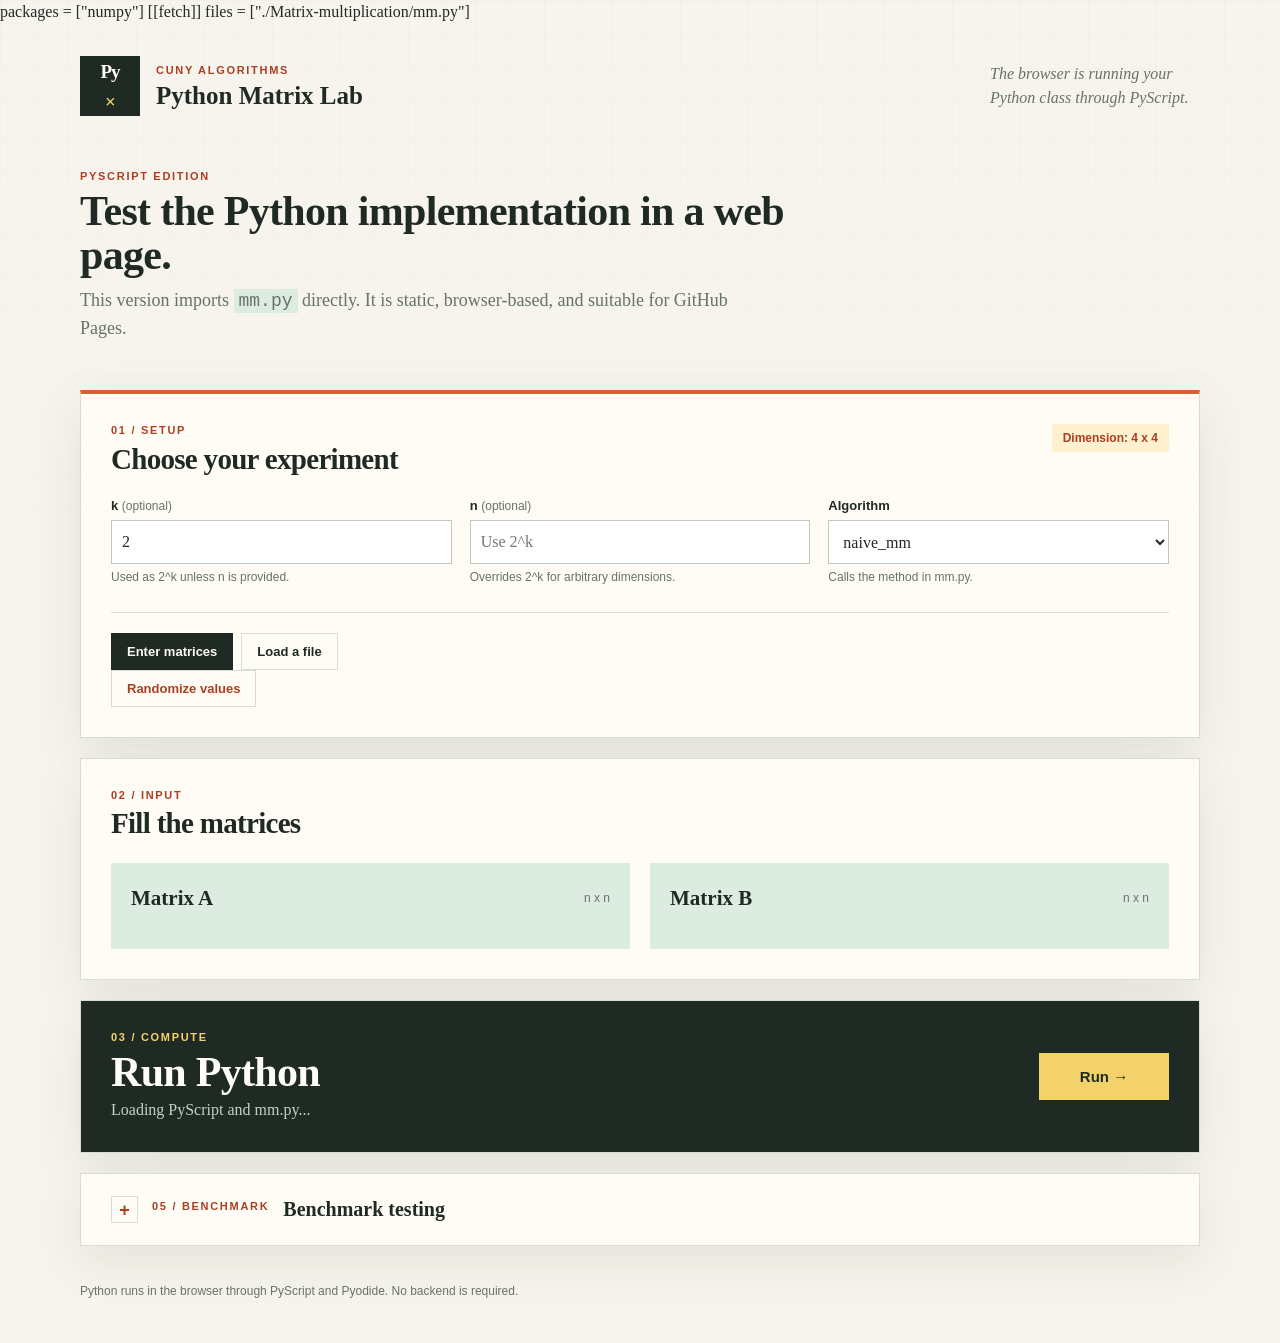
<file: pyscript.html>
<!doctype html>
<html lang="en">
<head>
  <meta charset="UTF-8">
  <meta name="viewport" content="width=device-width, initial-scale=1">
  <title>Matrix Lab | Python in the Browser</title>
  <link rel="stylesheet" href="style.css">
  <link rel="stylesheet" href="https://pyscript.net/releases/2025.2.3/core.css">
  <script type="module" src="https://pyscript.net/releases/2025.2.3/core.js"></script>
  <py-config>
    packages = ["numpy"]
    [[fetch]]
    files = ["./Matrix-multiplication/mm.py"]
  </py-config>
  <script type="py" src="./pyscript_app.py"></script>
</head>
<body>
  <header class="site-header">
    <div class="brand-mark" aria-hidden="true">Py<span>×</span></div>
    <div><p class="eyebrow">CUNY Algorithms</p><h1>Python Matrix Lab</h1></div>
    <p class="header-note">The browser is running your Python class through PyScript.</p>
  </header>
  <main class="shell">
    <section class="intro">
      <p class="eyebrow">PyScript edition</p>
      <h2>Test the Python implementation in a web page.</h2>
      <p>This version imports <code>mm.py</code> directly. It is static, browser-based, and suitable for GitHub Pages.</p>
    </section>

    <section class="control-panel">
      <div class="section-heading"><div><p class="eyebrow">01 / Setup</p><h2>Choose your experiment</h2></div><span id="dimension-badge" class="badge">Dimension: 4 x 4</span></div>
      <div class="controls-grid">
        <label><span>k <small>(optional)</small></span><input id="k-input" type="number" min="0" max="9" value="2"><small>Used as 2^k unless n is provided.</small></label>
        <label><span>n <small>(optional)</small></span><input id="n-input" type="number" min="1" max="64" placeholder="Use 2^k"><small>Overrides 2^k for arbitrary dimensions.</small></label>
        <label><span>Algorithm</span><select id="algorithm-select"><option value="naive">naive_mm</option><option value="strassen">strassen_mm</option></select><small>Calls the method in mm.py.</small></label>
      </div>
      <div class="mode-switch"><button id="manual-mode" class="mode-button is-active" type="button">Enter matrices</button><button id="file-mode" class="mode-button" type="button">Load a file</button></div>
      <button id="randomize-button" class="quiet-button" type="button">Randomize values</button>
      <p id="manual-limit-message" class="format-example is-hidden">Manual matrix entry is available up to 10 x 10. Use a file for larger dimensions.</p>
    </section>

    <section id="manual-section" class="matrix-section">
      <div class="section-heading"><div><p class="eyebrow">02 / Input</p><h2>Fill the matrices</h2></div></div>
      <div class="matrix-grid"><div class="matrix-card"><div class="matrix-card-heading"><h3>Matrix A</h3><span>n x n</span></div><div id="matrix-a" class="matrix-input-grid"></div></div><div class="matrix-card"><div class="matrix-card-heading"><h3>Matrix B</h3><span>n x n</span></div><div id="matrix-b" class="matrix-input-grid"></div></div></div>
    </section>

    <section id="file-section" class="matrix-section is-hidden">
      <div class="section-heading"><div><p class="eyebrow">02 / Input</p><h2>Load a matrix file</h2></div><span class="file-format">n + n rows of A + n rows of B</span></div>
      <label class="upload-zone" for="file-input"><strong>Choose a .txt file</strong><span id="file-name">No file selected</span><input id="file-input" type="file" accept=".txt,text/plain"></label>
      <p class="format-example">Example: <code>2\n1 2\n3 4\n5 6\n7 8</code></p>
    </section>

    <section class="run-section"><div><p class="eyebrow">03 / Compute</p><h2>Run Python</h2><p id="status-message" class="status">Loading PyScript and mm.py...</p></div><div class="run-actions"><span id="spinner" class="spinner is-hidden" aria-label="Calculation in progress"></span><button id="run-button" class="run-button" type="button">Run <span aria-hidden="true">→</span></button></div></section>
    <details id="result-section" class="collapsible-section result-section is-hidden"><summary><span class="eyebrow">04 / Result</span><strong>Result of a matrix multiplication</strong></summary><div class="collapsible-content"><div class="section-heading"><div><p class="eyebrow">04 / Result</p><h2>Your Python result</h2></div><a id="download-link" class="download-button" download="matrix-result.txt" href="#">Download result</a></div><div class="metrics"><div><span>Method</span><strong id="result-algorithm">naive_mm</strong></div><div><span>Dimension</span><strong id="result-dimension">4 x 4</strong></div><div><span>Elapsed</span><strong id="result-time">0 ms</strong></div></div><div id="result-grid" class="result-grid"></div><div id="result-file" class="result-file is-hidden"><p>This result is larger than 10 x 10 and is hidden here. Download the TXT file to view the output.</p></div></div></details>

    <details id="benchmark-section" class="collapsible-section matrix-section benchmark-section">
      <summary><span class="eyebrow">05 / Benchmark</span><strong>Benchmark testing</strong></summary>
      <div class="collapsible-content">
      <div class="section-heading"><div><p class="eyebrow">05 / Benchmark</p><h2>Run a file of test cases</h2></div><span class="file-format">k=0–9</span></div>
      <p class="format-example">The first line is the number of cases. Include cases consecutively from k = 0 through k = K. Each case starts with k, followed by 2 x 2<sup>k</sup> rows: first matrix A, then matrix B. For k = 0, the two rows are the two scalar values.</p>
      <div class="benchmark-actions"><label class="upload-zone compact-upload" for="benchmark-file-input"><strong>Choose benchmark file</strong><span id="benchmark-file-name">No file selected</span><input id="benchmark-file-input" type="file" accept=".txt,text/plain"></label><label><span>Maximum k</span><select id="benchmark-case-count"><option selected>0</option><option>1</option><option>2</option><option>3</option><option>4</option><option>5</option><option>6</option><option>7</option><option>8</option><option>9</option></select></label><button id="generate-benchmark-button" class="quiet-button" type="button">Generate random file</button><button id="run-benchmark-button" class="run-button" type="button">Run benchmark</button><label class="check-control"><input id="correctness-check" type="checkbox"> Verify with NumPy</label></div>
      <p class="format-example"><code>3<br>0<br>2<br>1<br>1 0<br>0 1<br>1 2<br>3 4<br>2<br>...</code></p>
      <a id="benchmark-download-link" class="download-button is-hidden" download="matrix-benchmark.txt" href="#">Download generated input</a>
      <a id="operation-csv-link" class="download-button is-hidden" download="operation-counts.csv" href="#">Download operation counts CSV</a>
      <a id="timing-csv-link" class="download-button is-hidden" download="timings.csv" href="#">Download timings CSV</a>
      <a id="benchmark-result-link" class="download-button is-hidden" download="matrix-results.txt" href="#">Download benchmark results</a>
      <p id="benchmark-status" class="status benchmark-status"></p>
      <div id="benchmark-chart" class="benchmark-chart is-hidden" aria-label="Benchmark performance graph"></div>
      <div id="timing-table" class="benchmark-table is-hidden"></div>
      <div class="operation-charts">
        <div id="addition-chart" class="benchmark-chart is-hidden" aria-label="Addition and subtraction operation counts"></div>
        <div id="multiplication-chart" class="benchmark-chart is-hidden" aria-label="Multiplication operation counts"></div>
        <div id="operation-total-chart" class="benchmark-chart is-hidden" aria-label="Total operation counts"></div>
      </div>
      <div id="operation-table" class="benchmark-table is-hidden"></div>
      </div>
    </details>
  </main>
  <footer class="site-footer">Python runs in the browser through PyScript and Pyodide. No backend is required.</footer>
</body>
</html>
</file>
<file: style.css>
:root {
  --ink: #202a25;
  --muted: #66736b;
  --paper: #f6f4ec;
  --panel: #fffdf7;
  --line: #d9ded5;
  --accent: #df5d35;
  --accent-dark: #ad3e22;
  --mint: #dcece1;
  --yellow: #f3d26b;
  --shadow: 0 16px 50px rgba(47, 63, 49, .09);
}

* { box-sizing: border-box; }

body {
  margin: 0;
  color: var(--ink);
  background: var(--paper);
  font-family: Georgia, "Times New Roman", serif;
  line-height: 1.5;
}

body::before {
  position: fixed;
  z-index: -1;
  inset: 0;
  content: "";
  opacity: .38;
  background-image: linear-gradient(rgba(64, 92, 71, .06) 1px, transparent 1px), linear-gradient(90deg, rgba(64, 92, 71, .06) 1px, transparent 1px);
  background-size: 34px 34px;
  mask-image: linear-gradient(to bottom, black, transparent 70%);
}

.site-header, .shell, .site-footer { width: min(1120px, calc(100% - 40px)); margin: 0 auto; }
.site-header { display: flex; align-items: center; gap: 16px; padding: 32px 0 54px; }
.brand-mark { display: grid; place-items: center; width: 60px; height: 60px; color: var(--panel); background: var(--ink); font: 700 19px/1 Georgia, serif; letter-spacing: -1px; }
.brand-mark span { color: var(--yellow); }
.eyebrow { margin: 0 0 6px; color: var(--accent-dark); font: 700 11px/1.2 "Trebuchet MS", sans-serif; letter-spacing: 1.7px; text-transform: uppercase; }
h1, h2, h3, p { margin-top: 0; }
h1 { margin: 0; font-size: 25px; line-height: 1; }
h2 { margin-bottom: 10px; font-size: clamp(26px, 4vw, 42px); line-height: 1.05; letter-spacing: -.7px; }
h3 { margin: 0; font-size: 21px; }
.header-note { max-width: 210px; margin: 0 0 0 auto; color: var(--muted); font-style: italic; }
.intro { max-width: 720px; padding-bottom: 48px; }
.intro p:last-child { max-width: 650px; margin-bottom: 0; color: var(--muted); font-size: 18px; }
.control-panel, .matrix-section, .run-section, .result-section { padding: 30px; border: 1px solid var(--line); background: rgba(255, 253, 247, .84); box-shadow: var(--shadow); }
.collapsible-section { padding: 0; }
.collapsible-section > summary { display: flex; align-items: center; gap: 14px; padding: 22px 30px; cursor: pointer; list-style: none; }
.collapsible-section > summary::-webkit-details-marker { display: none; }
.collapsible-section > summary::before { content: "+"; display: grid; place-items: center; width: 25px; height: 25px; border: 1px solid var(--line); color: var(--accent-dark); font: 700 18px/1 "Trebuchet MS", sans-serif; }
.collapsible-section[open] > summary::before { content: "-"; }
.collapsible-section > summary strong { font: 700 20px Georgia, serif; }
.collapsible-content { padding: 0 30px 30px; }
.control-panel { border-top: 4px solid var(--accent); }
.matrix-section, .run-section, .result-section { margin-top: 20px; }
.section-heading { display: flex; align-items: flex-start; justify-content: space-between; gap: 20px; margin-bottom: 24px; }
.section-heading h2 { margin-bottom: 0; font-size: 29px; }
.badge, .file-format { padding: 7px 11px; color: var(--accent-dark); background: #fff1d0; font: 700 12px "Trebuchet MS", sans-serif; }
.controls-grid { display: grid; grid-template-columns: repeat(3, 1fr); gap: 18px; }
label > span, .result-file label { display: block; margin-bottom: 7px; font: 700 13px "Trebuchet MS", sans-serif; }
label small { display: block; margin-top: 6px; color: var(--muted); font: 12px "Trebuchet MS", sans-serif; }
.controls-grid label > span small { display: inline; margin-top: 0; }
input, select, textarea { width: 100%; border: 1px solid #bec9bf; border-radius: 0; color: var(--ink); background: #fff; font: 16px Georgia, serif; }
input, select { height: 44px; padding: 8px 10px; }
input:focus, select:focus, button:focus-visible, a:focus-visible { outline: 3px solid rgba(223, 93, 53, .3); outline-offset: 2px; }
.mode-switch { display: flex; gap: 8px; margin-top: 28px; padding-top: 20px; border-top: 1px solid var(--line); }
button, a { cursor: pointer; }
.mode-button, .quiet-button, .download-button { border: 1px solid var(--line); color: var(--ink); background: transparent; padding: 10px 15px; font: 700 13px "Trebuchet MS", sans-serif; text-decoration: none; }
.mode-button.is-active { border-color: var(--ink); color: var(--panel); background: var(--ink); }
.quiet-button { color: var(--accent-dark); }
.matrix-grid { display: grid; grid-template-columns: 1fr 1fr; gap: 20px; }
.matrix-card { padding: 20px; background: var(--mint); }
.matrix-card-heading { display: flex; justify-content: space-between; align-items: center; margin-bottom: 15px; }
.matrix-card-heading span { color: var(--muted); font: 12px "Trebuchet MS", sans-serif; }
.matrix-input-grid { display: grid; gap: 5px; }
.matrix-input-grid input { min-width: 0; height: 37px; padding: 4px; text-align: center; font-size: 14px; }
.upload-zone { display: flex; align-items: center; gap: 12px; min-height: 120px; padding: 22px; border: 1px dashed var(--accent); background: #fff8e7; font-family: "Trebuchet MS", sans-serif; }
.upload-zone strong { color: var(--accent-dark); }
.upload-zone span { color: var(--muted); font-size: 13px; }
.upload-zone input { display: none; }
.format-example { margin: 14px 0 0; color: var(--muted); font: 13px "Trebuchet MS", sans-serif; }
code { padding: 2px 5px; background: var(--mint); }
.run-section { display: flex; align-items: center; justify-content: space-between; background: var(--ink); color: var(--panel); }
.run-section .eyebrow { color: var(--yellow); }
.run-section h2 { margin-bottom: 4px; }
.status { margin: 0; color: #c1d2c5; }
.run-button { min-width: 130px; border: 0; padding: 15px 22px; color: var(--ink); background: var(--yellow); font: 700 15px "Trebuchet MS", sans-serif; }
.run-button:hover { background: #f7df8e; }
.run-actions { display: flex; align-items: center; gap: 14px; }
.spinner { width: 22px; height: 22px; border: 3px solid rgba(255, 253, 247, .35); border-top-color: var(--yellow); border-radius: 50%; animation: spin .7s linear infinite; }
@keyframes spin { to { transform: rotate(360deg); } }
.benchmark-actions { display: flex; align-items: center; flex-wrap: wrap; gap: 10px; }
.compact-upload { min-height: 54px; flex: 1 1 260px; padding: 10px 14px; }
.compact-upload strong { font-size: 13px; }
.check-control { display: flex; align-items: center; gap: 7px; font: 700 13px "Trebuchet MS", sans-serif; }
.check-control input { width: auto; }
.benchmark-status { margin-top: 15px; color: var(--accent-dark); }
.benchmark-chart { margin-top: 24px; padding: 14px; overflow-x: auto; border: 1px solid var(--line); background: #fffdf7; }
.benchmark-chart svg { display: block; width: 100%; min-width: 620px; height: auto; }
.chart-axis { stroke: var(--ink); stroke-width: 1.5; }
.chart-grid-line { stroke: var(--line); stroke-width: 1; }
.chart-line { fill: none; stroke-width: 3; stroke-linejoin: round; stroke-linecap: round; }
.chart-point { stroke: var(--panel); stroke-width: 2; }
.chart-axis-label, .chart-legend { fill: var(--ink); font: 700 13px "Trebuchet MS", sans-serif; }
.chart-tick { fill: var(--muted); font: 12px "Trebuchet MS", sans-serif; }
.chart-value { font: 700 10px "Trebuchet MS", sans-serif; }
.benchmark-table { margin-top: 24px; overflow-x: auto; }
.benchmark-table table { width: 100%; border-collapse: collapse; font: 12px "Trebuchet MS", sans-serif; }
.benchmark-table th, .benchmark-table td { padding: 8px 10px; border: 1px solid var(--line); text-align: right; white-space: nowrap; }
.benchmark-table th { color: var(--panel); background: var(--ink); }
.benchmark-table td:first-child, .benchmark-table th:first-child { text-align: left; }
.metrics { display: grid; grid-template-columns: repeat(3, 1fr); gap: 1px; margin-bottom: 25px; background: var(--line); }
.metrics div { padding: 14px; background: var(--mint); }
.metrics span { display: block; color: var(--muted); font: 11px "Trebuchet MS", sans-serif; text-transform: uppercase; }
.metrics strong { display: block; margin-top: 4px; font-size: 19px; }
.result-grid { display: grid; width: fit-content; max-width: 100%; gap: 3px; overflow: auto; padding: 3px; background: var(--ink); }
.result-grid span { display: grid; place-items: center; width: 58px; height: 38px; background: var(--panel); font: 13px "Trebuchet MS", sans-serif; }
.result-file textarea { min-height: 260px; padding: 16px; font: 13px/1.5 Consolas, monospace; resize: vertical; }
.is-hidden { display: none !important; }
.site-footer { padding: 38px 0 45px; color: var(--muted); font: 12px "Trebuchet MS", sans-serif; }

@media (max-width: 700px) {
  .site-header, .shell, .site-footer { width: min(100% - 24px, 1120px); }
  .site-header { align-items: flex-start; padding: 22px 0 38px; }
  .header-note { display: none; }
  .control-panel, .matrix-section, .run-section, .result-section { padding: 20px; }
  .collapsible-section > summary { padding: 18px 20px; }
  .collapsible-content { padding: 0 20px 20px; }
  .controls-grid, .matrix-grid { grid-template-columns: 1fr; }
  .section-heading { flex-direction: column; }
  .badge, .file-format { align-self: flex-start; }
  .run-section { align-items: flex-start; flex-direction: column; gap: 20px; }
  .run-button { width: 100%; }
  .metrics { grid-template-columns: 1fr; }
  .upload-zone { align-items: flex-start; flex-direction: column; }
}
</file>
